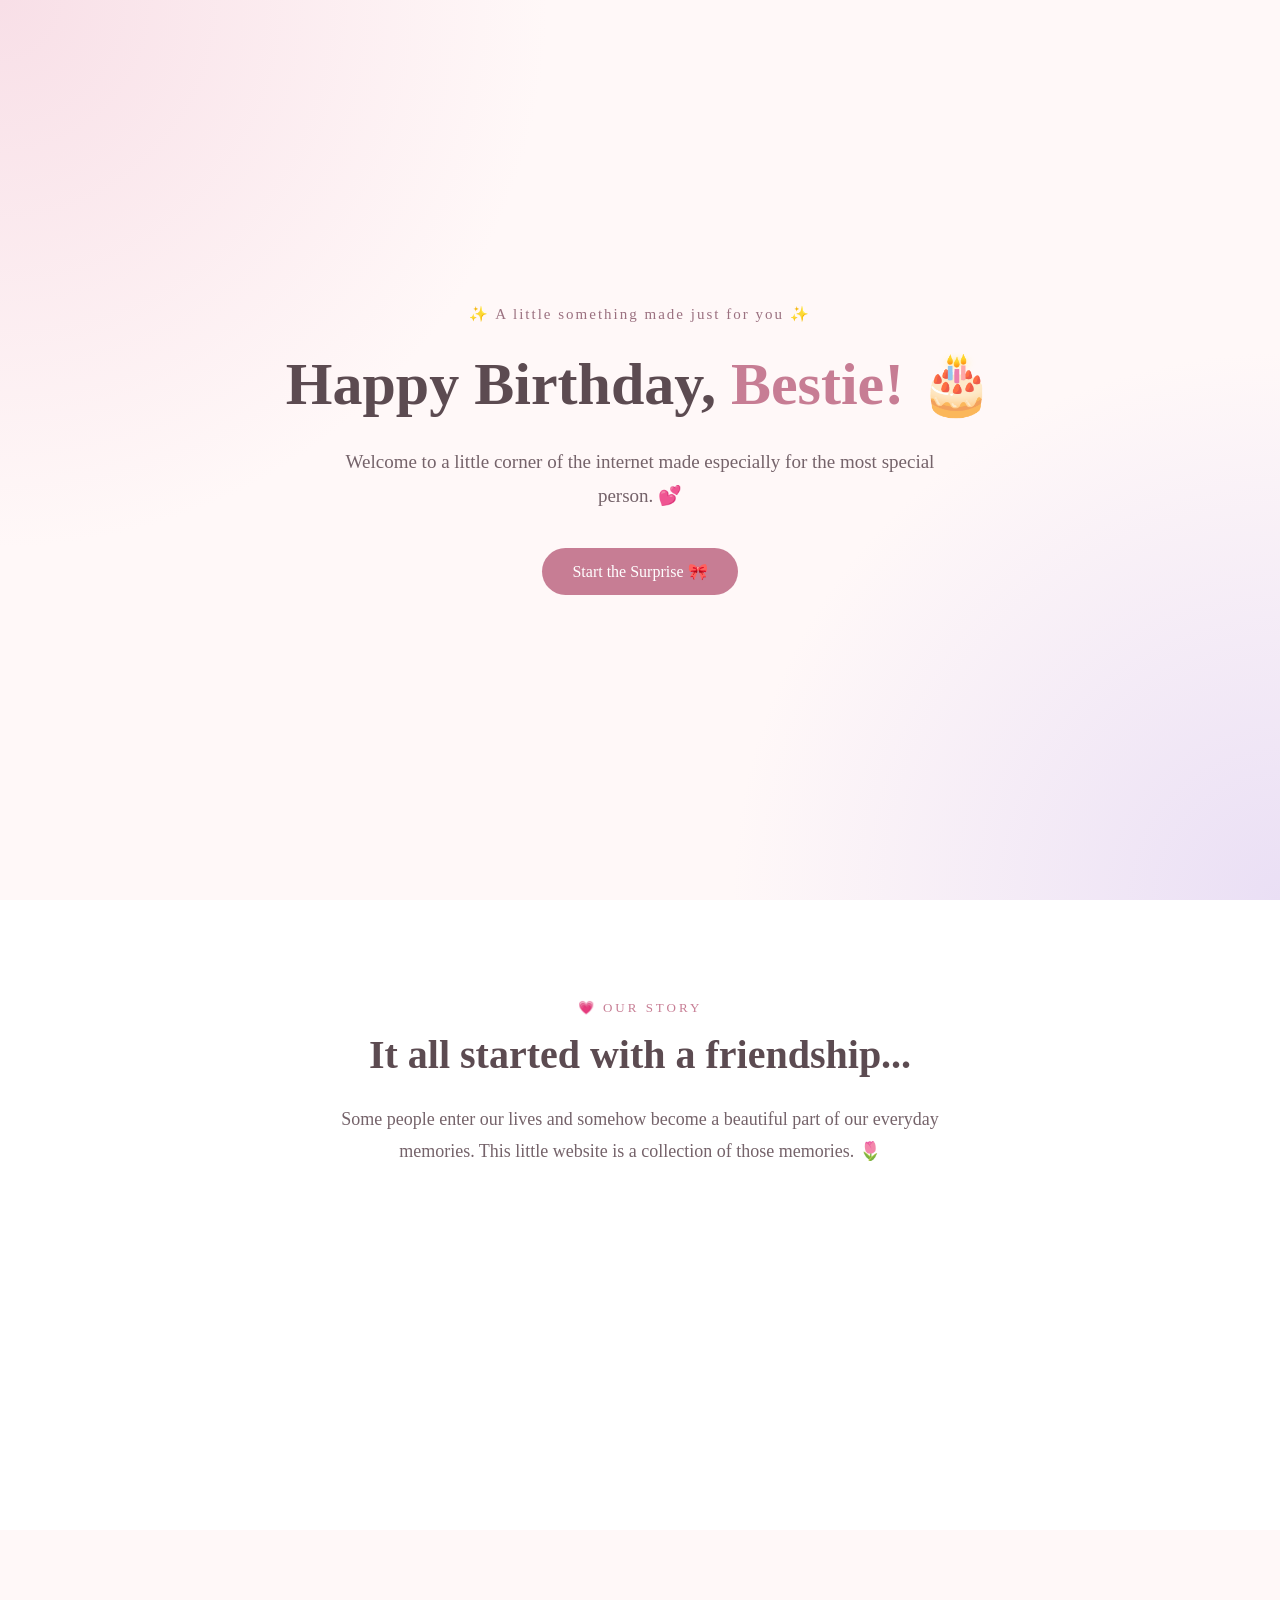
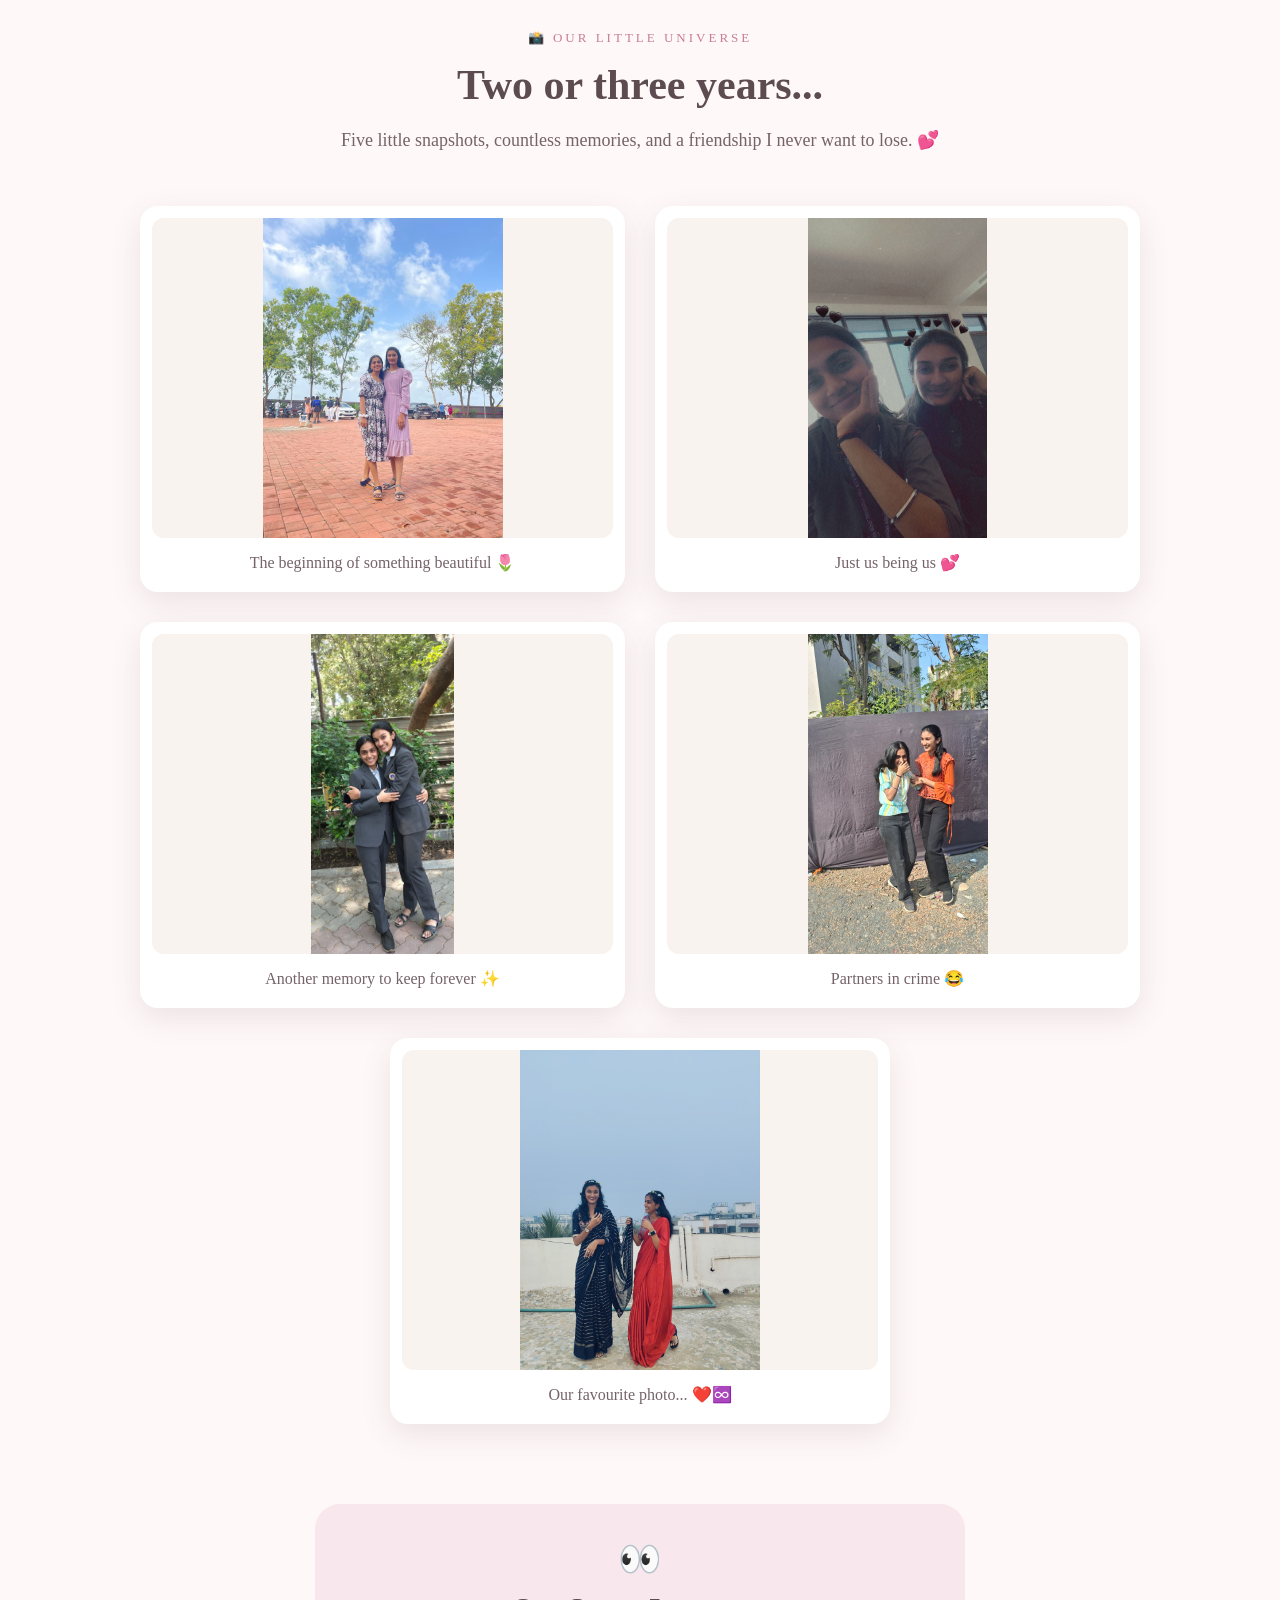
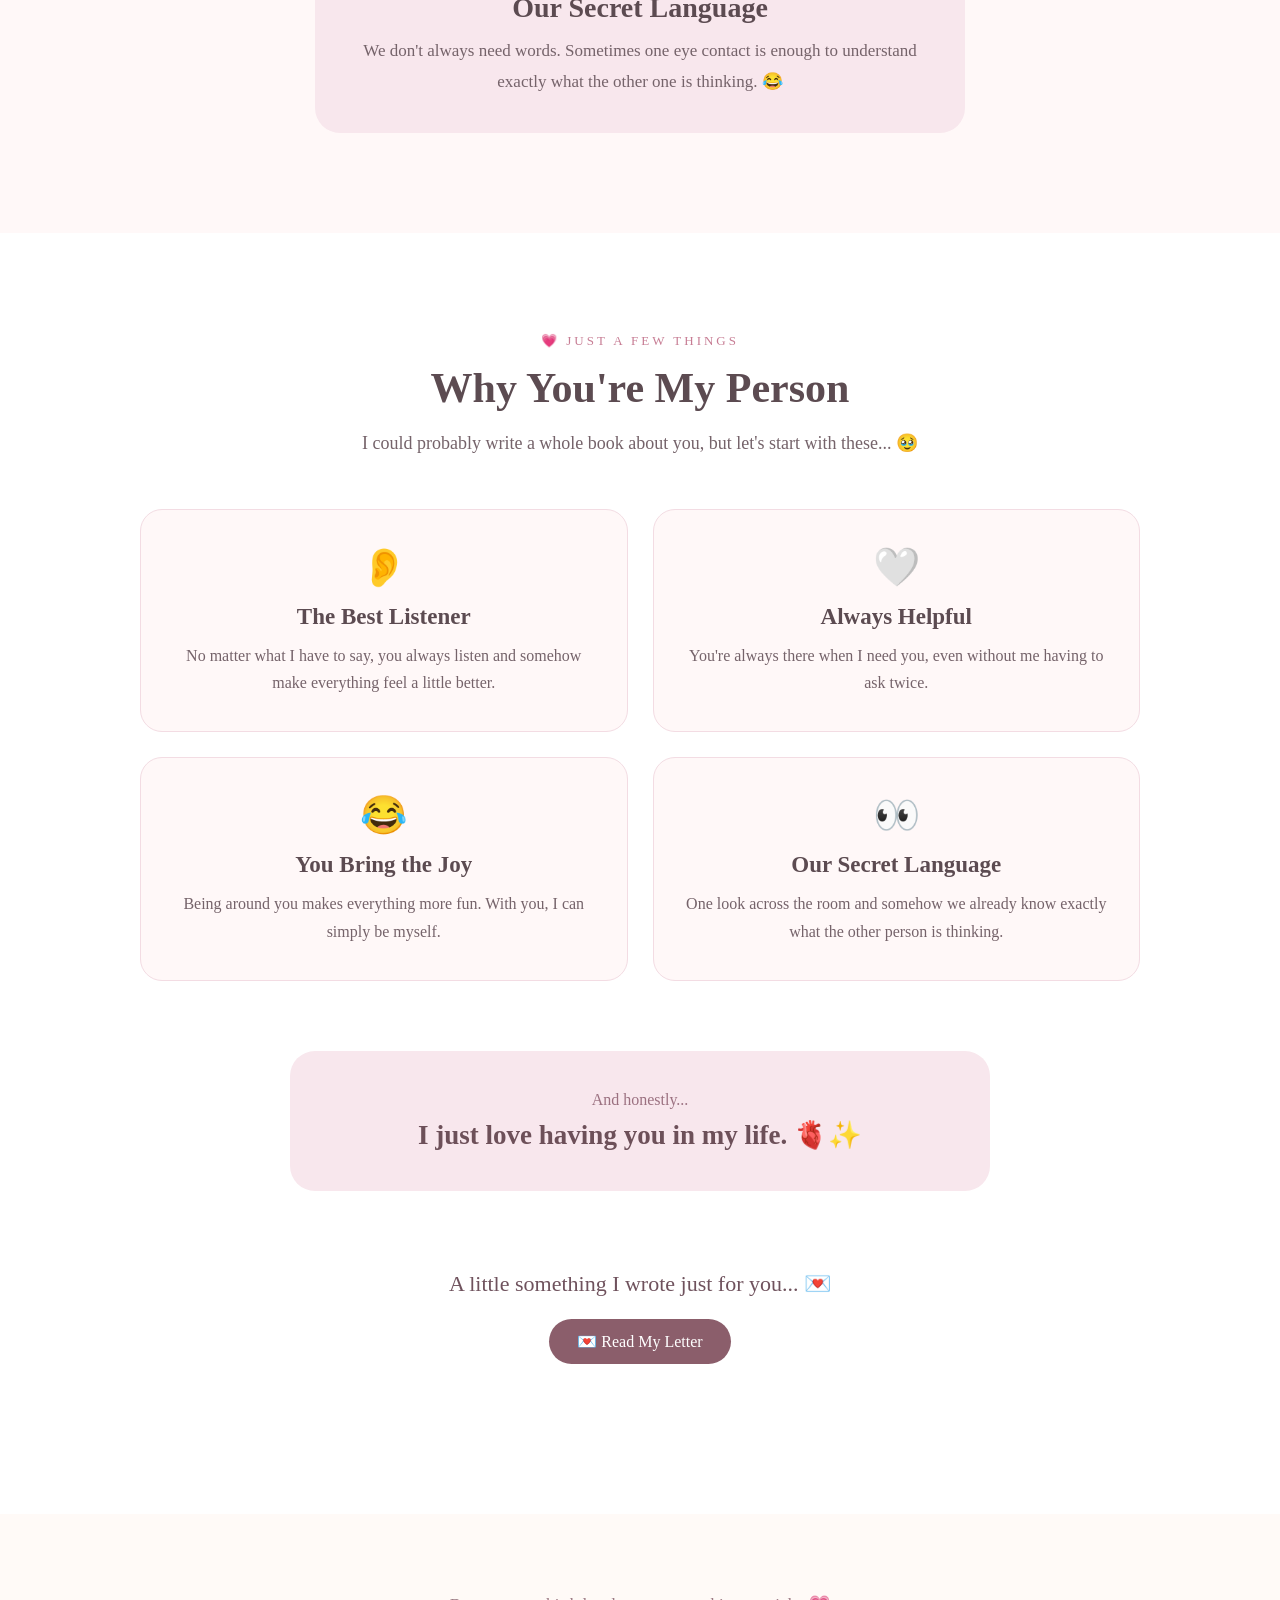
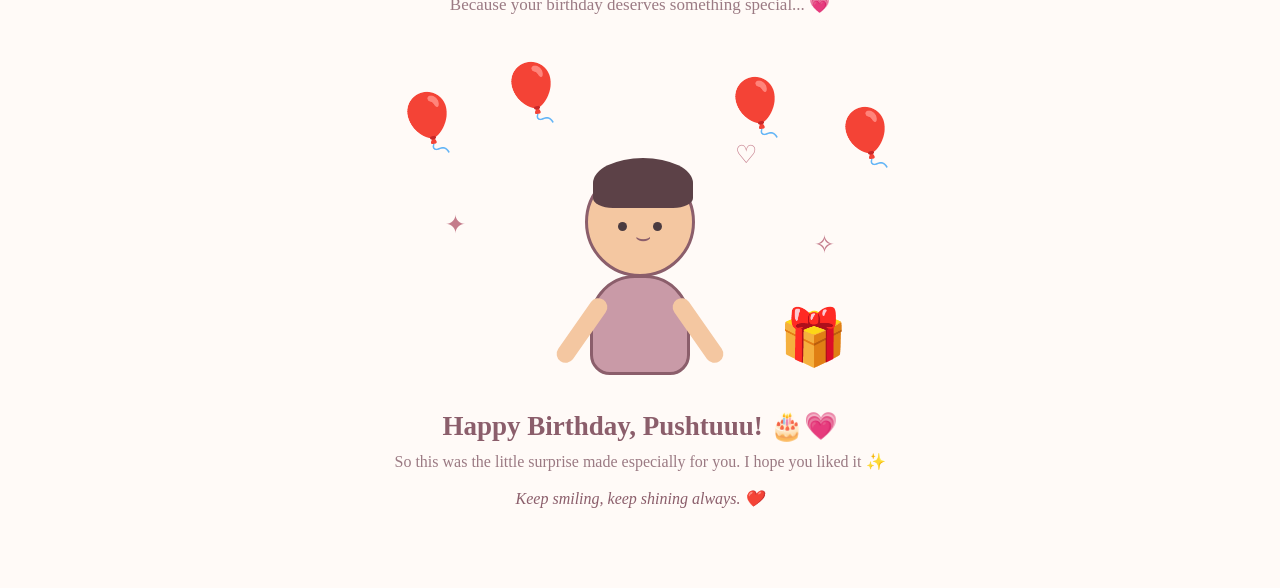
<file: index.html>
<!DOCTYPE html>
<html lang="en">
<head>
    <meta charset="UTF-8">
    <meta name="viewport" content="width=device-width, initial-scale=1.0">

    <title>For My Best Friend 💕</title>

    <link rel="stylesheet" href="style.css">
</head>

<body>

    <!-- Hero Section -->
    <section class="hero">

        <div class="hero-content">

            <p class="small-text">✨ A little something made just for you ✨</p>

            <h1>Happy Birthday, <span>Bestie!</span> 🎂</h1>

            <p class="message">
                Welcome to a little corner of the internet
                made especially for the most special person. 💕
            </p>

            <a href="#story" class="start-btn">
                Start the Surprise 🎀
            </a>

        </div>

    </section>


    <!-- Our Story Section -->
    <section id="story" class="story">

        <p class="section-small">💗 OUR STORY</p>

        <h2>It all started with a friendship...</h2>

        <p>
            Some people enter our lives and somehow become
            a beautiful part of our everyday memories.
            This little website is a collection of those memories. 🌷
        </p>

    </section>


    <!-- Memories Section -->
    <section class="memories" id="memories">

        <p class="section-small">📸 OUR LITTLE UNIVERSE</p>

        <h2>Two or three years...</h2>

        <p class="memories-intro">
            Five little snapshots, countless memories,
            and a friendship I never want to lose. 💕
        </p>


        <div class="memory-grid">

            <div class="memory-card">
                <img src="images/memory1.jpeg" alt="Our memory">
                <p>The beginning of something beautiful 🌷</p>
            </div>


            <div class="memory-card">
                <img src="images/memory2.jpeg" alt="Our memory">
                <p>Just us being us 💕</p>
            </div>


            <div class="memory-card">
                <img src="images/memory3.jpeg" alt="Our memory">
                <p>Another memory to keep forever ✨</p>
            </div>


            <div class="memory-card">
                <img src="images/memory4.jpeg" alt="Our memory">
                <p>Partners in crime 😂</p>
            </div>


            <div class="memory-card">
                <img src="images/memory5.jpeg" alt="Our memory">
                <p>Our favourite photo... ❤️♾️</p>
            </div>

        </div>


        <div class="secret-language">

            <span>👀</span>

            <h3>Our Secret Language</h3>

            <p>
                We don't always need words.
                Sometimes one eye contact is enough
                to understand exactly what the other one is thinking. 😂
            </p>

        </div>

    </section>


    <!-- Why You're My Person -->
    <section class="reasons" id="reasons">

        <p class="section-small">💗 JUST A FEW THINGS</p>

        <h2>Why You're My Person</h2>

        <p class="reasons-intro">
            I could probably write a whole book about you,
            but let's start with these... 🥹
        </p>


        <div class="reason-grid">

            <div class="reason-card">
                <div class="reason-icon">👂</div>
                <h3>The Best Listener</h3>
                <p>
                    No matter what I have to say,
                    you always listen and somehow make
                    everything feel a little better.
                </p>
            </div>


            <div class="reason-card">
                <div class="reason-icon">🤍</div>
                <h3>Always Helpful</h3>
                <p>
                    You're always there when I need you,
                    even without me having to ask twice.
                </p>
            </div>


            <div class="reason-card">
                <div class="reason-icon">😂</div>
                <h3>You Bring the Joy</h3>
                <p>
                    Being around you makes everything
                    more fun. With you, I can simply be myself.
                </p>
            </div>


            <div class="reason-card">
                <div class="reason-icon">👀</div>
                <h3>Our Secret Language</h3>
                <p>
                    One look across the room and somehow
                    we already know exactly what the other
                    person is thinking.
                </p>
            </div>

        </div>


        <div class="love-note">

            <p>
                And honestly...
            </p>

            <h3>
                I just love having you in my life. 🫀✨
            </h3>

        </div>

        <div class="letter-invitation">

    <p>A little something I wrote just for you... 💌</p>

    <a href="birthday-letter.html" class="letter-btn">
        💌 Read My Letter
    </a>

</div>

    </section>

    <!-- Final Birthday Surprise -->
<section class="birthday-surprise">


    <p class="surprise-subtitle">
        Because your birthday deserves something special... 💗
    </p>

    <div class="birthday-scene">

        <!-- Balloons -->
        <div class="balloon balloon-one">🎈</div>
        <div class="balloon balloon-two">🎈</div>
        <div class="balloon balloon-three">🎈</div>
        <div class="balloon balloon-four">🎈</div>

        <!-- Cartoon Character -->
        <div class="cartoon-character">

            <div class="head">
                <div class="hair"></div>
                <div class="eye eye-left"></div>
                <div class="eye eye-right"></div>
                <div class="smile">⌣</div>
            </div>

            <div class="body">
                <div class="arm arm-left"></div>
                <div class="arm arm-right"></div>
            </div>

        </div>

        <!-- Gift -->
        <div class="gift">
            🎁
        </div>

        <!-- Floating Decorations -->
        <div class="sparkle sparkle-one">✦</div>
        <div class="sparkle sparkle-two">✧</div>
        <div class="sparkle sparkle-three">♡</div>

    </div>

    <h3>Happy Birthday, Pushtuuu! 🎂💗</h3>

    <p class="final-surprise-message">
        So this was the little surprise made especially for you. I hope you liked it ✨
    </p>

    <p class="keep-smiling">
        Keep smiling, keep shining always. ❤️
    </p>

</section>
</body>
</html>
</file>
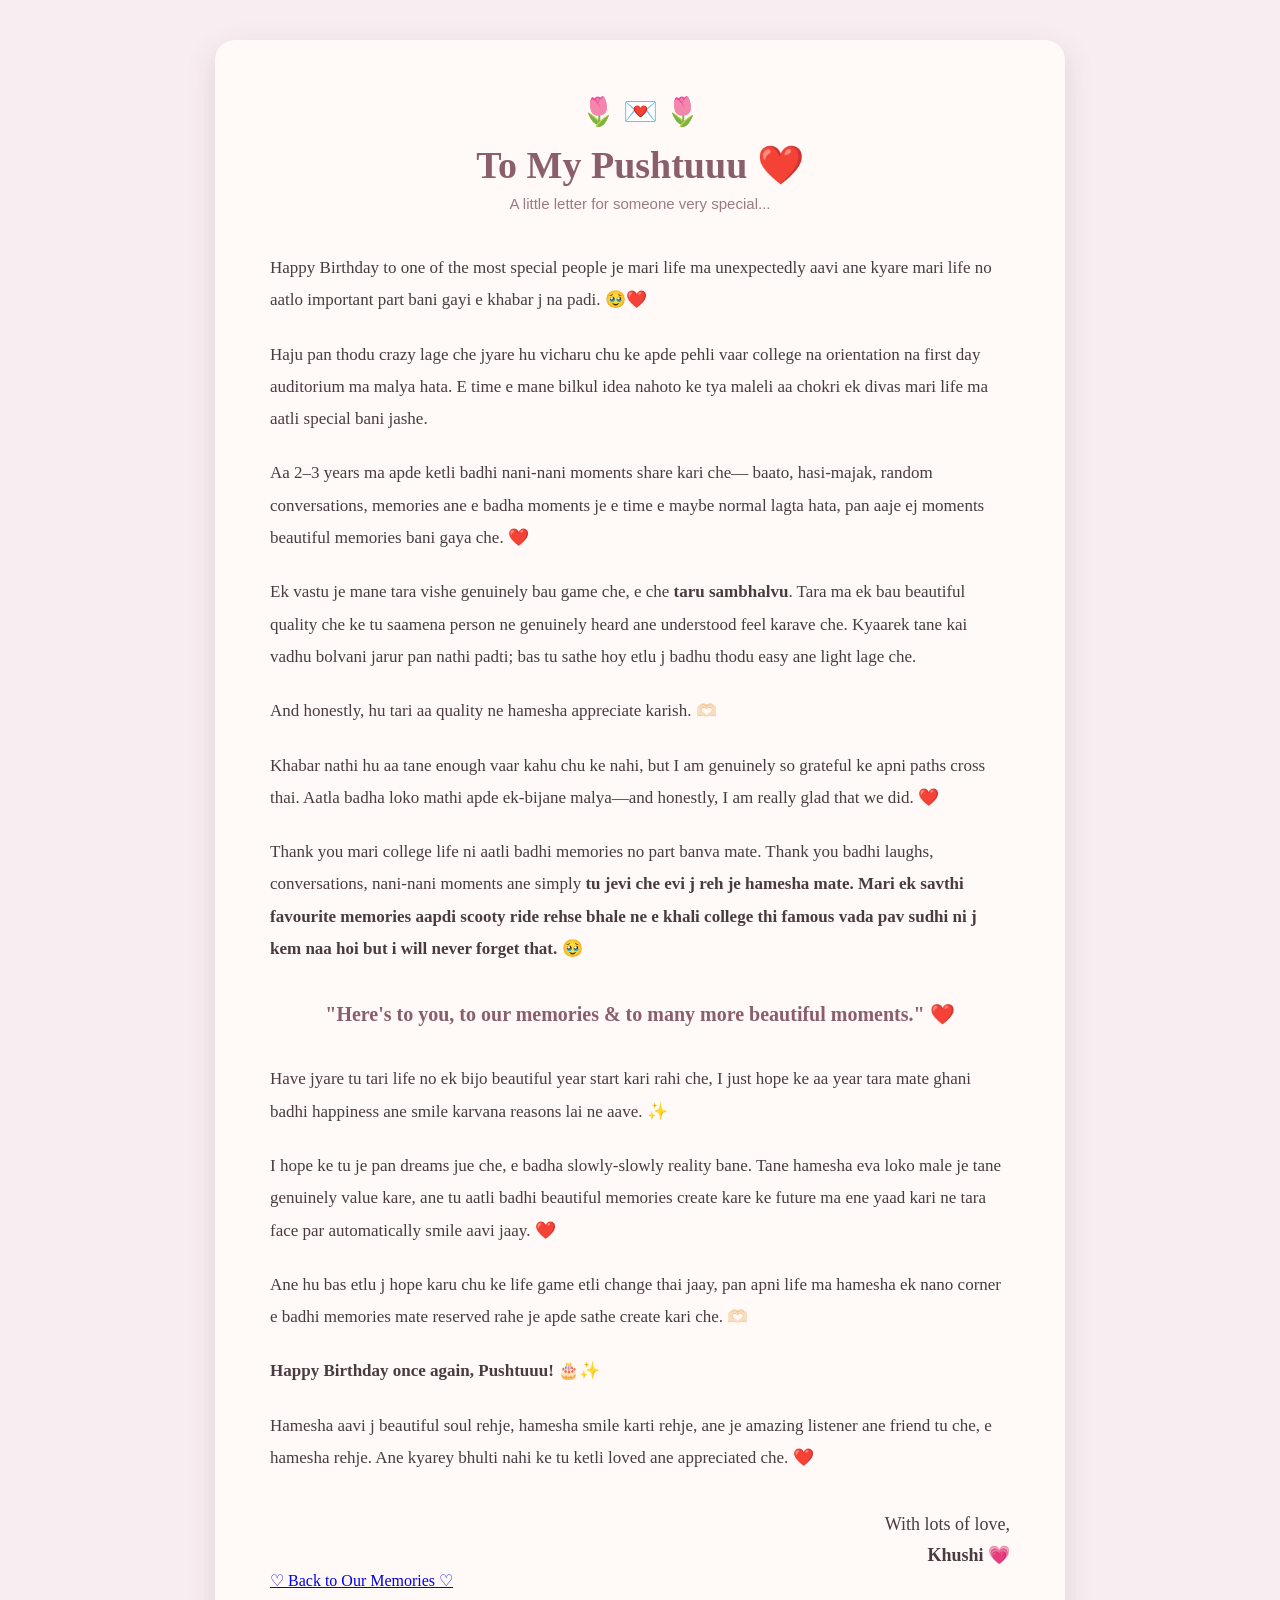
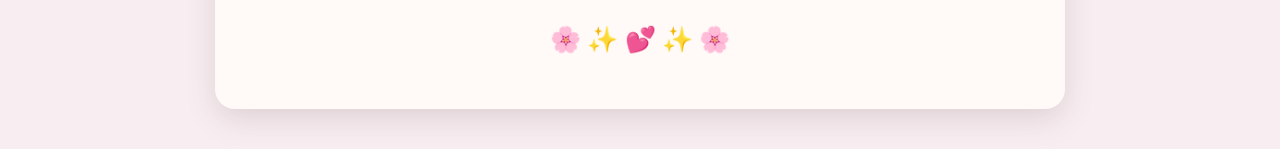
<file: birthday-letter.html>
<!DOCTYPE html>
<html lang="en">
<head>
    <meta charset="UTF-8">
    <meta name="viewport" content="width=device-width, initial-scale=1.0">

    <title>For My Pushtuuu ❤️</title>

    <style>
        * {
            margin: 0;
            padding: 0;
            box-sizing: border-box;
        }

        body {
            font-family: Georgia, serif;
            background: #f8eef1;
            color: #4a3b40;
            padding: 40px 20px;
        }

        .letter-container {
            max-width: 850px;
            margin: auto;
            background: #fffaf7;
            padding: 55px;
            border-radius: 20px;
            box-shadow: 0 10px 30px rgba(80, 50, 60, 0.15);
            position: relative;
        }

        .top-decoration {
            text-align: center;
            font-size: 28px;
            margin-bottom: 15px;
        }

        .title {
            text-align: center;
            color: #8b5e6b;
            font-size: 38px;
            margin-bottom: 8px;
        }

        .subtitle {
            text-align: center;
            font-family: Arial, sans-serif;
            color: #9b7a83;
            font-size: 15px;
            margin-bottom: 40px;
        }

        .letter {
            font-size: 17px;
            line-height: 1.9;
        }

        .letter p {
            margin-bottom: 22px;
        }

        .highlight {
            text-align: center;
            font-size: 20px;
            color: #8b5e6b;
            margin: 30px 0;
            font-weight: bold;
        }

        .closing {
            margin-top: 35px;
            text-align: right;
            font-size: 18px;
            line-height: 1.7;
        }

        .heart {
            color: #c47c8b;
        }

        .bottom-decoration {
            text-align: center;
            margin-top: 35px;
            font-size: 25px;
        }

        @media (max-width: 600px) {
            .letter-container {
                padding: 30px 22px;
            }

            .title {
                font-size: 30px;
            }

            .letter {
                font-size: 16px;
            }
        }
    </style>
</head>

<body>

    <div class="letter-container">

        <div class="top-decoration">
            🌷 💌 🌷
        </div>

        <h1 class="title">To My Pushtuuu ❤️</h1>

        <p class="subtitle">
            A little letter for someone very special...
        </p>

        <div class="letter">

            <p>
                Happy Birthday to one of the most special people je mari life ma
                unexpectedly aavi ane kyare mari life no aatlo important part bani
                gayi e khabar j na padi. 🥹❤️
            </p>

            <p>
                Haju pan thodu crazy lage che jyare hu vicharu chu ke apde pehli
                vaar college na orientation na first day auditorium ma malya hata.
                E time e mane bilkul idea nahoto ke tya maleli aa chokri ek divas
                mari life ma aatli special bani jashe.
            </p>

            <p>
                Aa 2–3 years ma apde ketli badhi nani-nani moments share kari che—
                baato, hasi-majak, random conversations, memories ane e badha
                moments je e time e maybe normal lagta hata, pan aaje ej moments
                beautiful memories bani gaya che. ❤️
            </p>

            <p>
                Ek vastu je mane tara vishe genuinely bau game che, e che
                <strong>taru sambhalvu</strong>. Tara ma ek bau beautiful quality che
                ke tu saamena person ne genuinely heard ane understood feel karave che.
                Kyaarek tane kai vadhu bolvani jarur pan nathi padti; bas tu sathe hoy
                etlu j badhu thodu easy ane light lage che.
            </p>

            <p>
                And honestly, hu tari aa quality ne hamesha appreciate karish. 🫶🏻
            </p>

            <p>
                Khabar nathi hu aa tane enough vaar kahu chu ke nahi, but I am
                genuinely so grateful ke apni paths cross thai. Aatla badha loko
                mathi apde ek-bijane malya—and honestly, I am really glad that we did. ❤️
            </p>

            <p>
                Thank you mari college life ni aatli badhi memories no part banva mate.
                Thank you badhi laughs, conversations, nani-nani moments ane simply
                <strong>tu jevi che evi j reh je hamesha mate.
                    Mari ek savthi favourite memories aapdi scooty ride rehse bhale ne 
                    e khali college thi famous vada pav sudhi ni j kem naa hoi but i
                    will never forget that.
                </strong> 🥹
            </p>

            <div class="highlight">
                "Here's to you, to our memories & to many more beautiful moments." ❤️
            </div>

            <p>
                Have jyare tu tari life no ek bijo beautiful year start kari rahi che,
                I just hope ke aa year tara mate ghani badhi happiness ane smile
                karvana reasons lai ne aave. ✨
            </p>

            <p>
                I hope ke tu je pan dreams jue che, e badha slowly-slowly reality bane.
                Tane hamesha eva loko male je tane genuinely value kare, ane tu aatli
                badhi beautiful memories create kare ke future ma ene yaad kari ne
                tara face par automatically smile aavi jaay. ❤️
            </p>

            <p>
                Ane hu bas etlu j hope karu chu ke life game etli change thai jaay,
                pan apni life ma hamesha ek nano corner e badhi memories mate reserved
                rahe je apde sathe create kari che. 🫶🏻
            </p>

            <p>
                <strong>Happy Birthday once again, Pushtuuu! 🎂✨</strong>
            </p>

            <p>
                Hamesha aavi j beautiful soul rehje, hamesha smile karti rehje,
                ane je amazing listener ane friend tu che, e hamesha rehje.
                Ane kyarey bhulti nahi ke tu ketli loved ane appreciated che. ❤️
            </p>

            <div class="closing">
                With lots of love,<br>
                <strong>Khushi</strong> 💗
            </div>

        </div>


        <a href="index.html" class="back-memories">
    ♡ Back to Our Memories ♡
</a>
        <div class="bottom-decoration">
            🌸 ✨ 💕 ✨ 🌸
        </div>

    </div>

</body>
</html>
</file>
<file: style.css>
* {
    margin: 0;
    padding: 0;
    box-sizing: border-box;
}

html {
    scroll-behavior: smooth;
}

body {
    font-family: Georgia, serif;
    color: #5c4b51;
    background: #fff8f8;
}


/* HERO */

.hero {
    min-height: 100vh;

    display: flex;
    justify-content: center;
    align-items: center;

    text-align: center;

    padding: 30px 20px;

    background:
        radial-gradient(circle at top left, #f8dfe7, transparent 35%),
        radial-gradient(circle at bottom right, #eadff5, transparent 35%),
        #fff8f8;
}

.hero-content {
    max-width: 750px;
}

.small-text {
    font-size: 15px;
    letter-spacing: 2px;
    margin-bottom: 25px;
    color: #9b7180;
}

.hero h1 {
    font-size: 60px;
    line-height: 1.2;
    margin-bottom: 25px;
}

.hero h1 span {
    color: #c77d94;
}

.message {
    font-size: 19px;
    line-height: 1.8;
    max-width: 600px;
    margin: 0 auto 35px;
    color: #75636a;
}


/* BUTTON */

.start-btn {
    display: inline-block;

    padding: 14px 30px;

    background: #c77d94;
    color: white;

    text-decoration: none;

    border-radius: 30px;

    font-size: 16px;

    transition: 0.3s;
}

.start-btn:hover {
    background: #a96078;
    transform: translateY(-3px);
}


/* STORY */

.story {
    min-height: 70vh;

    padding: 100px 25px;

    text-align: center;

    background: #ffffff;
}

.section-small {
    color: #c77d94;
    letter-spacing: 3px;
    font-size: 13px;
    margin-bottom: 15px;
}

.story h2 {
    font-size: 40px;
    margin-bottom: 25px;
}

.story > p:last-child {
    max-width: 650px;
    margin: auto;

    line-height: 1.8;
    font-size: 18px;
    color: #75636a;
}


/* MOBILE */

@media (max-width: 600px) {

    .hero {
        padding: 25px 20px;
    }

    .hero h1 {
        font-size: 40px;
    }

    .message {
        font-size: 16px;
    }

    .small-text {
        font-size: 12px;
    }

    .story {
        padding: 80px 20px;
    }

    .story h2 {
        font-size: 30px;
    }
}


/* =========================
   MEMORIES SECTION
========================= */

.memories {
    padding: 100px 25px;
    text-align: center;
    background: #fff8f8;
}

.memories h2 {
    font-size: 42px;
    margin-bottom: 15px;
}

.memories-intro {
    max-width: 600px;
    margin: 0 auto 50px;
    font-size: 18px;
    line-height: 1.8;
    color: #75636a;
}


/* PHOTO GRID */

.memory-grid {
    max-width: 1000px;
    margin: auto;

    display: grid;
    grid-template-columns: repeat(2, 1fr);

    gap: 30px;
}

.memory-card {
    background: white;

    padding: 12px;

    border-radius: 18px;

    box-shadow: 0 10px 30px rgba(92, 75, 81, 0.12);

    transition: 0.3s;
}

.memory-card:hover {
    transform: translateY(-8px) rotate(1deg);
}

.memory-card img {
    width: 100%;
    height: 320px;

    object-fit: contain;
    object-position: center;

    display: block;

    border-radius: 12px;

    background: #f8f3ee;
}

.memory-card p {
    margin: 15px 5px 8px;

    font-size: 16px;

    color: #75636a;
}


/* LAST PHOTO */

.memory-card:last-child {
    grid-column: 1 / -1;

    max-width: 500px;

    width: 100%;

    margin: auto;
}


/* SECRET LANGUAGE */

.secret-language {
    max-width: 650px;

    margin: 80px auto 0;

    padding: 35px 25px;

    background: #f8e7ed;

    border-radius: 25px;
}

.secret-language span {
    font-size: 35px;
}

.secret-language h3 {
    margin: 12px 0;

    font-size: 28px;
}

.secret-language p {
    line-height: 1.8;

    color: #75636a;

    font-size: 17px;
}


/* MOBILE */

@media (max-width: 600px) {

    .memories {
        padding: 80px 18px;
    }

    .memories h2 {
        font-size: 32px;
    }

    .memory-grid {
        grid-template-columns: 1fr;
        gap: 25px;
    }

    .memory-card:last-child {
        grid-column: auto;
    }

    .memory-card img {
    width: 100%;
    height: 300px;

    object-fit: contain;
    object-position: center;

    background: #f8f3ee;
}

    .secret-language {
        margin-top: 60px;
    }
}


/* =========================
   REASONS SECTION
========================= */

.reasons {
    padding: 100px 25px;
    text-align: center;
    background: #ffffff;
}

.reasons h2 {
    font-size: 42px;
    margin-bottom: 15px;
}

.reasons-intro {
    max-width: 600px;
    margin: 0 auto 50px;

    font-size: 18px;
    line-height: 1.8;

    color: #75636a;
}


/* REASON CARDS */

.reason-grid {
    max-width: 1000px;
    margin: auto;

    display: grid;
    grid-template-columns: repeat(2, 1fr);

    gap: 25px;
}

.reason-card {
    padding: 35px 30px;

    background: #fff8f8;

    border-radius: 22px;

    border: 1px solid #f3dce3;

    transition: 0.3s;
}

.reason-card:hover {
    transform: translateY(-7px);
    box-shadow: 0 12px 30px rgba(92, 75, 81, 0.12);
}

.reason-icon {
    font-size: 38px;
    margin-bottom: 15px;
}

.reason-card h3 {
    font-size: 23px;
    margin-bottom: 12px;
}

.reason-card p {
    color: #75636a;

    line-height: 1.7;

    font-size: 16px;
}


/* LOVE NOTE */

.love-note {
    max-width: 700px;

    margin: 70px auto 0;

    padding: 40px 25px;

    background: #f8e7ed;

    border-radius: 25px;
}

.love-note p {
    color: #9b7180;

    font-size: 16px;

    margin-bottom: 10px;
}

.love-note h3 {
    font-size: 27px;

    color: #6d5059;
}


/* MOBILE */

@media (max-width: 600px) {

    .reasons {
        padding: 80px 18px;
    }

    .reasons h2 {
        font-size: 32px;
    }

    .reason-grid {
        grid-template-columns: 1fr;
    }

    .reason-card {
        padding: 30px 22px;
    }

    .love-note {
        margin-top: 55px;
    }

    .love-note h3 {
        font-size: 23px;
    }
}

.letter-invitation {
    text-align: center;
    padding: 50px 20px;
    margin-top: 30px;
}

.letter-invitation p {
    font-family: Georgia, serif;
    font-size: 22px;
    color: #6f525d;
    margin-bottom: 22px;
}

.letter-btn {
    display: inline-block;
    padding: 13px 28px;
    background: #8b5e6b;
    color: white;
    text-decoration: none;
    border-radius: 30px;
    font-size: 16px;
    transition: 0.3s ease;
}

.letter-btn:hover {
    transform: translateY(-3px);
    box-shadow: 0 6px 15px rgba(80, 50, 60, 0.2);
}


.back-memories {
    display: inline-block;
    margin-top: 25px;
    padding: 11px 26px;

    color: #8b5e6b;
    background: #fffaf7;

    border: 2px solid #c99aa7;
    border-radius: 6px;

    text-decoration: none;
    font-family: Georgia, serif;
    font-size: 15px;

    transition: all 0.3s ease;
}

.back-memories:hover {
    background: #f8eef1;
    border-color: #8b5e6b;
    transform: translateY(-2px);
}

/* ============================= */
/* FINAL BIRTHDAY SURPRISE */
/* ============================= */

.birthday-surprise {
    text-align: center;
    padding: 80px 20px;
    background: #fffaf7;
    overflow: hidden;
}

.birthday-surprise h2 {
    font-family: Georgia, serif;
    font-size: 34px;
    color: #8b5e6b;
    margin-bottom: 12px;
}

.surprise-subtitle {
    font-family: Georgia, serif;
    font-size: 17px;
    color: #9b7a83;
    margin-bottom: 45px;
}

.birthday-scene {
    position: relative;
    width: 100%;
    max-width: 650px;
    height: 330px;
    margin: auto;
}

/* Balloons */

.balloon {
    position: absolute;
    font-size: 55px;
    animation: balloonFloat 3s ease-in-out infinite;
}

.balloon-one {
    left: 12%;
    top: 30px;
    animation-delay: 0s;
}

.balloon-two {
    left: 28%;
    top: 0;
    animation-delay: 0.5s;
}

.balloon-three {
    right: 27%;
    top: 15px;
    animation-delay: 1s;
}

.balloon-four {
    right: 10%;
    top: 45px;
    animation-delay: 1.5s;
}

@keyframes balloonFloat {
    0%, 100% {
        transform: translateY(0) rotate(-3deg);
    }

    50% {
        transform: translateY(-15px) rotate(3deg);
    }
}

/* Cartoon Character */

.cartoon-character {
    position: absolute;
    left: 50%;
    bottom: 15px;
    transform: translateX(-50%);
    animation: characterBounce 2.5s ease-in-out infinite;
}

.head {
    position: relative;
    width: 110px;
    height: 110px;
    background: #f4c7a1;
    border-radius: 50%;
    margin: auto;
    border: 3px solid #8b5e6b;
}

.hair {
    position: absolute;
    top: -12px;
    left: 5px;
    width: 100px;
    height: 50px;
    background: #5c4147;
    border-radius: 50% 50% 20% 20%;
}

.eye {
    position: absolute;
    top: 52px;
    width: 9px;
    height: 9px;
    background: #4a3b40;
    border-radius: 50%;
}

.eye-left {
    left: 30px;
}

.eye-right {
    right: 30px;
}

.smile {
    position: absolute;
    bottom: 22px;
    left: 47px;
    font-size: 25px;
    color: #8b5e6b;
}

/* Body */

.body {
    position: relative;
    width: 100px;
    height: 100px;
    background: #c99aa7;
    border-radius: 45px 45px 20px 20px;
    margin: -2px auto 0;
    border: 3px solid #8b5e6b;
}

.arm {
    position: absolute;
    width: 18px;
    height: 75px;
    background: #f4c7a1;
    border-radius: 20px;
    top: 15px;
}

.arm-left {
    left: -20px;
    transform: rotate(35deg);
}

.arm-right {
    right: -20px;
    transform: rotate(-35deg);
}

@keyframes characterBounce {
    0%, 100% {
        transform: translateX(-50%) translateY(0);
    }

    50% {
        transform: translateX(-50%) translateY(-8px);
    }
}

/* Gift */

.gift {
    position: absolute;
    bottom: 20px;
    right: 18%;
    font-size: 55px;
    animation: giftBounce 2s ease-in-out infinite;
}

@keyframes giftBounce {
    0%, 100% {
        transform: translateY(0);
    }

    50% {
        transform: translateY(-10px);
    }
}

/* Sparkles */

.sparkle {
    position: absolute;
    font-size: 25px;
    color: #c47c8b;
    animation: sparkle 2s ease-in-out infinite;
}

.sparkle-one {
    left: 20%;
    top: 150px;
}

.sparkle-two {
    right: 20%;
    top: 170px;
    animation-delay: 0.7s;
}

.sparkle-three {
    right: 32%;
    top: 80px;
    animation-delay: 1.2s;
}

@keyframes sparkle {
    0%, 100% {
        opacity: 0.3;
        transform: scale(0.8);
    }

    50% {
        opacity: 1;
        transform: scale(1.2);
    }
}

/* Final Text */

.birthday-surprise h3 {
    font-family: Georgia, serif;
    font-size: 27px;
    color: #8b5e6b;
    margin-top: 20px;
}

.final-surprise-message {
    color: #9b7a83;
    font-size: 16px;
    margin-top: 10px;
}

.keep-smiling {
    color: #8b5e6b;
    font-family: Georgia, serif;
    font-style: italic;
    margin-top: 18px;
}

/* Mobile */

@media (max-width: 600px) {

    .birthday-surprise {
        padding: 60px 15px;
    }

    .birthday-surprise h2 {
        font-size: 28px;
    }

    .birthday-scene {
        height: 310px;
    }

    .balloon {
        font-size: 45px;
    }

    .gift {
        right: 5%;
    }
}
</file>
